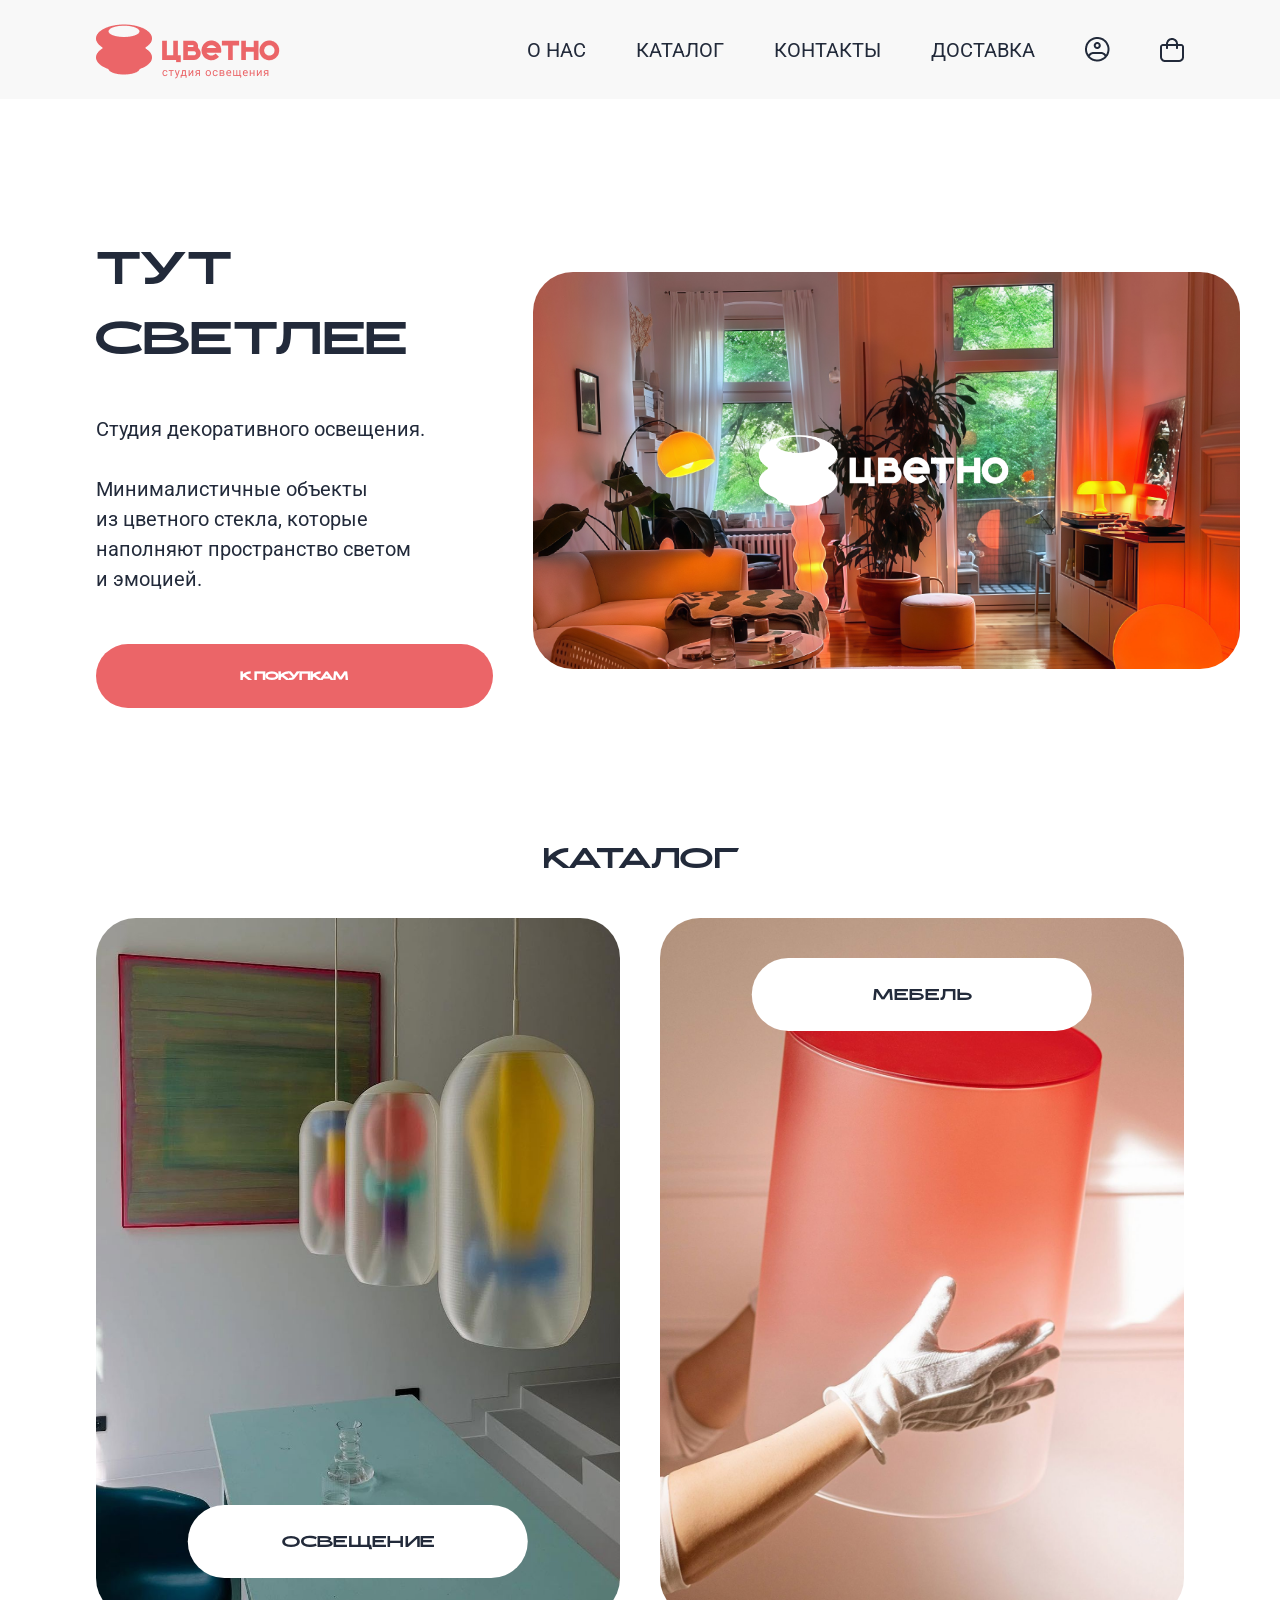
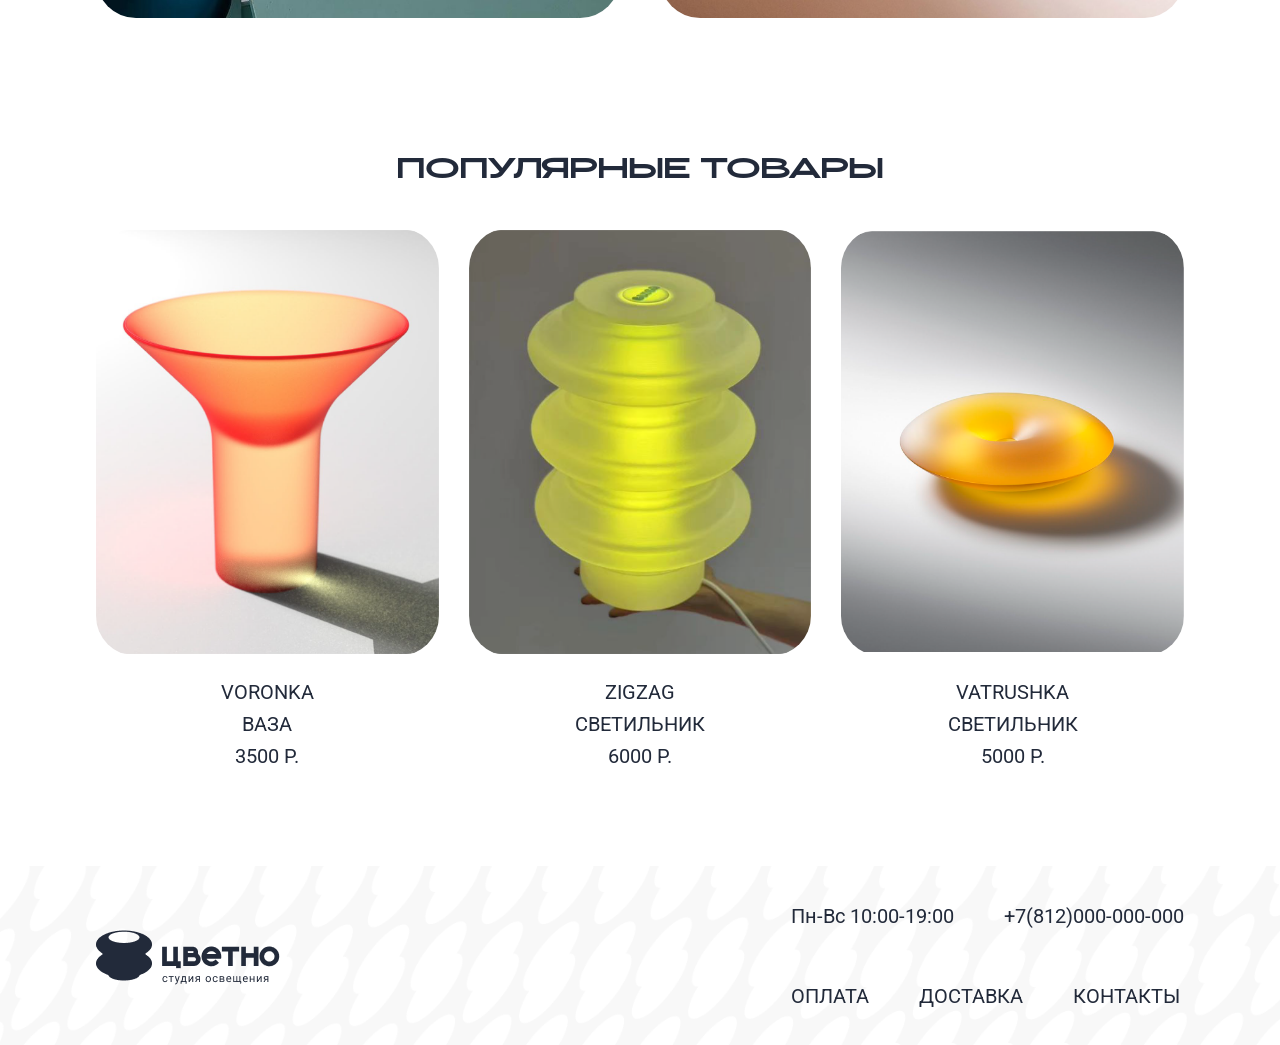
<file: index.html>
<!doctype html>
<html lang="ru">
  <head>
    <meta charset="UTF-8" />
    <meta name="viewport" content="width=device-width, initial-scale=1.0" />
    <title>Цветно — студия декоративного освещения</title>
    <link rel="preconnect" href="https://fonts.googleapis.com" />
    <link rel="preconnect" href="https://fonts.gstatic.com" crossorigin />
    <link
      href="https://fonts.googleapis.com/css2?family=Roboto:wght@400;500&family=Syncopate:wght@400;700&display=swap"
      rel="stylesheet"
    />
    <link rel="stylesheet" href="style.css" />
  </head>
  <body>
    <header>
      <div class="container">
        <a href="./index.html"
          ><img src="img/лого.png" class="logo" alt="логотип"
        /></a>
        <nav class="navigation">
          <ol>
            <li><a href="#">О НАС</a></li>
            <li><a href="./catalog.html">КАТАЛОГ</a></li>
            <li><a href="#">КОНТАКТЫ</a></li>
            <li><a href="#">ДОСТАВКА</a></li>
            <!-- <li> -->
            <a class='header-icon' href="#">
              <img src="img/лк.png" alt="лк" />
            </a>
            <!-- </li> -->
            <!-- <li> -->
            <a class='header-icon' href="./cart.html">
              <img src="img/корзина.png" alt="корзина" />
            </a>
            <!-- </li> -->
          </ol>
        </nav>
      </div>
    </header>

    <main>
      <section class="hero">
        <div class="container hero-flex">
          <div class="hero-left">
            <h1>ТУТ<br />СВЕТЛЕЕ</h1>
            <p>
              Студия декоративного освещения. <br /><br />
              Минималистичные объекты <br />из цветного стекла, которые
              наполняют пространство светом <br />и эмоцией.
            </p>
            <a href="./catalog.html" class="btn">К ПОКУПКАМ</a>
          </div>
          <div class="hero-right">
            <div class="hero-image-wrapper">
              <img
                src="img/fon chroma.png"
                alt="Интерьер с декоративным освещением"
              />
              <img
                src="img/logoWhiteDescriptor.png"
                alt="Цветно"
                class="hero-overlay-logo"
              />
            </div>
          </div>
        </div>
      </section>

      <section class="catalog">
        <div class="container">
          <h2>КАТАЛОГ</h2>
          <div class="catalog-grid">
            <article class="catalog-card">
              <img src="img/lustri.png" alt="Освещение" />
              <a href="./catalog.html" class="btn btn-white btn-bottom"
                >ОСВЕЩЕНИЕ</a
              >
            </article>
            <article class="catalog-card">
              <img src="img/cilidr.png" alt="Мебель" />
              <a href="./catalog.html" class="btn btn-white btn-top">МЕБЕЛЬ</a>
            </article>
          </div>
        </div>
      </section>

      <section class="products">
        <div class="container">
          <h2>ПОПУЛЯРНЫЕ ТОВАРЫ</h2>
          <div class="products-grid">
            <article class="product-card">
              <div class="product-image-wrapper">
                <img src="img/voronka.png" alt="VORONKA ваза" />
              </div>
              <a class="href-block" href="./detailPage.html">
                <div class="product-info">
                  VORONKA<br />
                  <span>ВАЗА</span><br />
                  3500 Р.
                </div>
              </a>
            </article>
            <article class="product-card">
              <div class="product-image-wrapper">
                <img src="img/zigzag.png" alt="ZIGZAG светильник" />
              </div>
              <a class="href-block" href="./detailPage.html">
                <div class="product-info">
                  ZIGZAG<br />
                  <span>СВЕТИЛЬНИК</span><br />
                  6000 Р.
                </div>
              </a>
            </article>
            <article class="product-card desktop">
              <div class="product-image-wrapper">
                <img src="img/vatruchka.png" alt="VATRUSHKA светильник" />
              </div>
              <a class="href-block" href="./detailPage.html">
                <div class="product-info">
                  VATRUSHKA<br />
                  <span>СВЕТИЛЬНИК</span><br />
                  5000 Р.
                </div>
              </a>
            </article>
          </div>
        </div>
      </section>
    </main>

    <footer>
      <div class="container">
        <a href="./index.html"
          ><img src="img/лого2.png" class="logo" alt="логотип"
        /></a>
        <div class="contacts2">
          <div class="contacts">
            <p>Пн-Вс 10:00-19:00</p>
            <p>+7(812)000-000-000</p>
          </div>
          <nav class="navigation">
            <ol>
              <li><a href="#">ОПЛАТА</a></li>
              <li><a href="#">ДОСТАВКА</a></li>
              <li><a href="#">КОНТАКТЫ</a></li>
            </ol>
          </nav>
        </div>
      </div>
    </footer>
  </body>
</html>
</file>
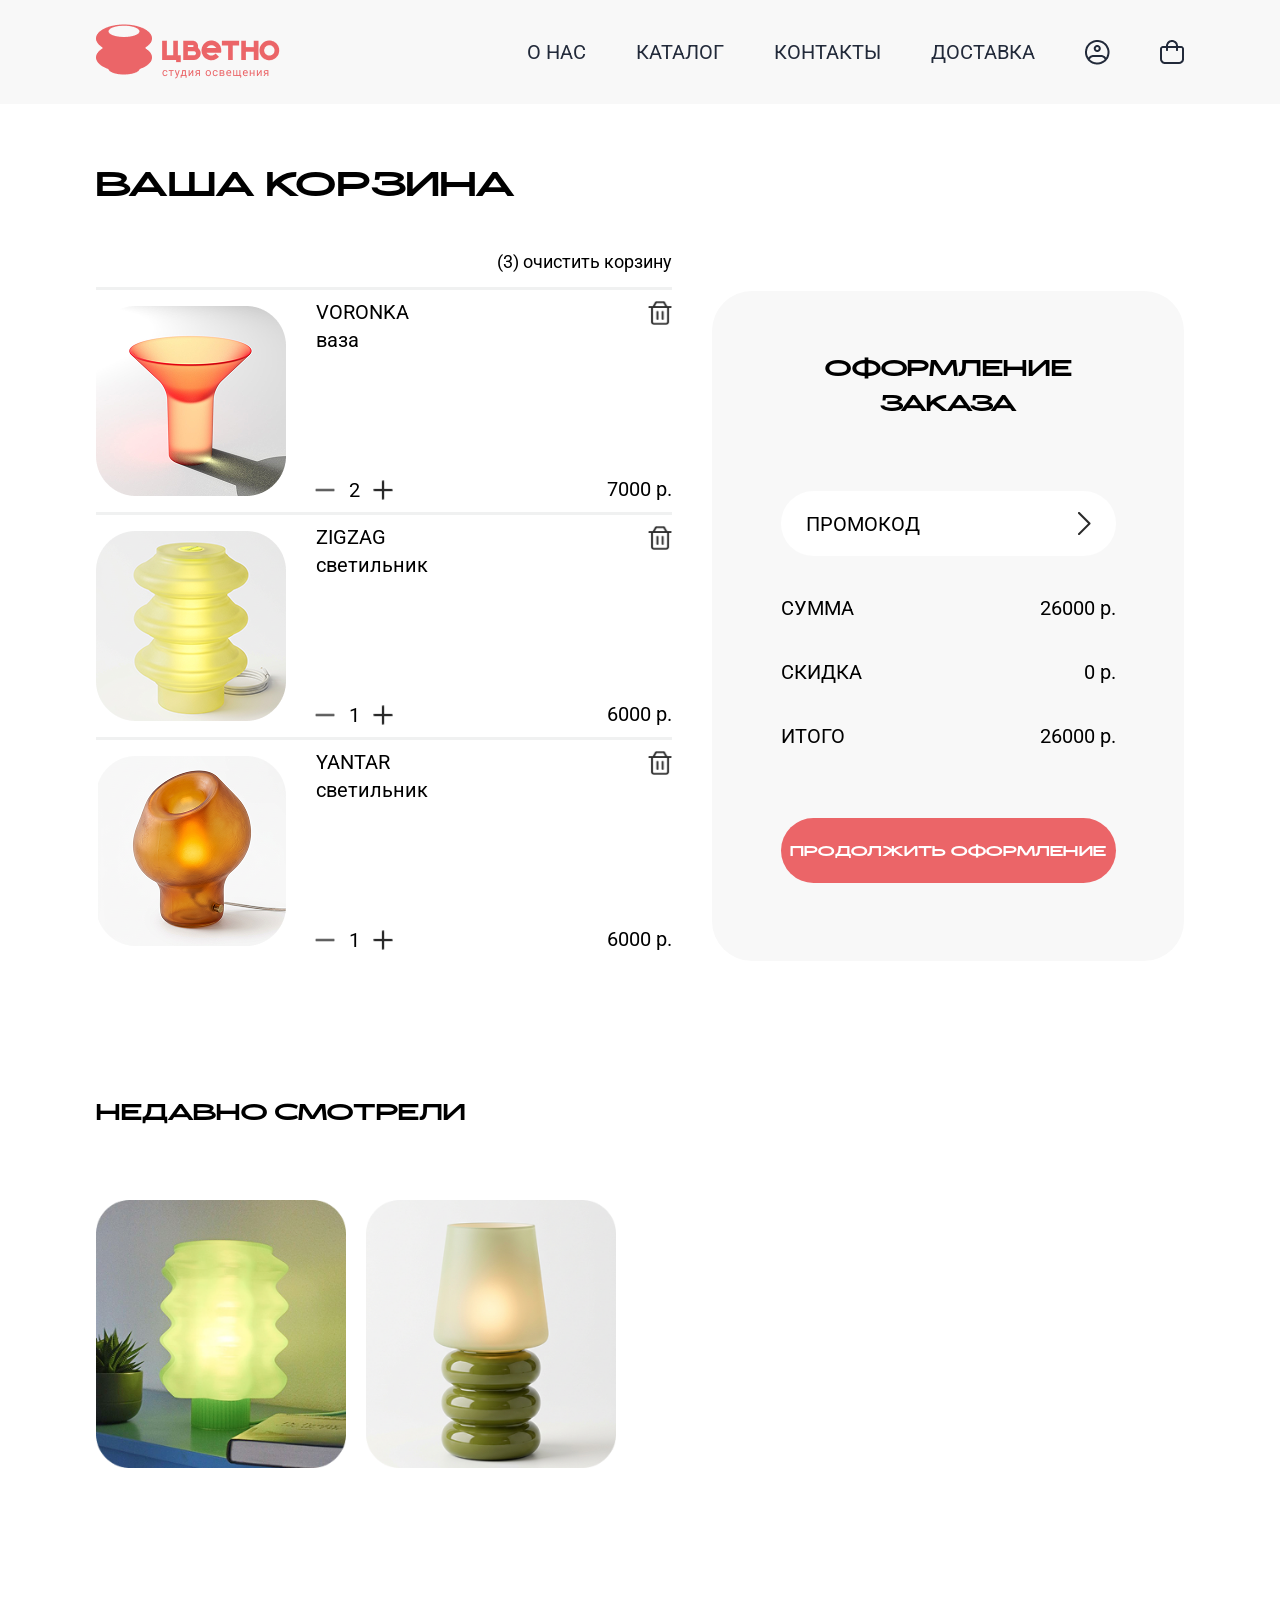
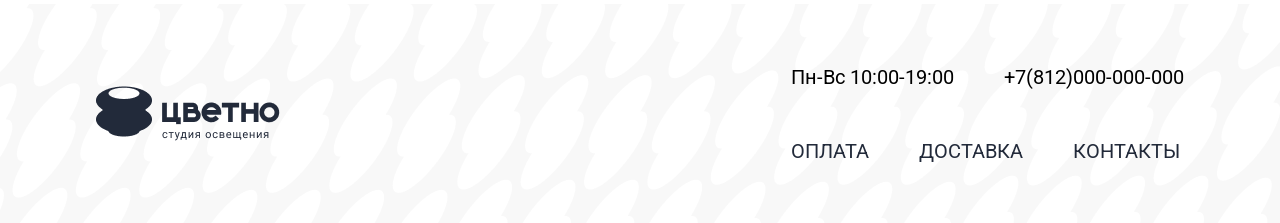
<file: cart.html>
<!doctype html>
<html lang="en">
  <head>
    <meta charset="UTF-8" />
    <meta name="viewport" content="width=device-width, initial-scale=1.0" />
    <link rel="preconnect" href="https://fonts.googleapis.com" />
    <link rel="preconnect" href="https://fonts.gstatic.com" crossorigin />
    <link
      href="https://fonts.googleapis.com/css2?family=Roboto:ital,wght@0,100..900;1,100..900&display=swap"
      rel="stylesheet"
    />
    <link rel="stylesheet" type="text/css" href="cart-catalog.css" />
    <title>Корзина</title>
  </head>
  <body>
    <header>
      <div class="container">
        <a href="./index.html"
          ><img src="img/лого.png" class="logo" alt="логотип"
        /></a>
        <nav class="navigation">
          <ol>
            <li><a href="#">О НАС</a></li>
            <li><a href="./catalog.html">КАТАЛОГ</a></li>
            <li><a href="#">КОНТАКТЫ</a></li>
            <li><a href="#">ДОСТАВКА</a></li>
            <!-- <li> -->
              <a class='header-icon' href="#">
                <img src="img/лк.png" alt="лк" />
              </a>
            <!-- </li> -->
            <!-- <li> -->
              <a class='header-icon' href="./cart.html">
                <img src="img/корзина.png" alt="корзина" />
              </a>
            <!-- </li> -->
          </ol>
        </nav>
      </div>
    </header>

    <div class="container">
      <div class="cart-header">
        <h1 class="cart-title">ВАША КОРЗИНА</h1>
      </div>

      <div class="cart-main">
        <div class="cart-items-section">
          <button class="clear-cart-btn">(4) очистить корзину</button>

          <article class="cart-item">
            <img src="img/cart-img-1.png" alt="товар 1" class="cart-item-img" />
            <div class="cart-item-info">
              <div class="cart-item-name">
                <p>VORONKA</p>
                <p>ваза</p>
              </div>
              <div class="cart-item-quantity">
                <button class="quantity-minus">
                  <img src="img/minus.png" alt="минус" />
                </button>
                <p class="quantity-num">2</p>
                <button class="quantity-plus">
                  <img src="img/plus.png" alt="плюс" />
                </button>
              </div>
            </div>
            <div class="cart-item-right">
              <img src="img/trash.png" alt="удалить" class="cart-item-delete" />
              <p class="cart-item-price">7000 р.</p>
            </div>
          </article>

          <article class="cart-item">
            <img src="img/cart-img-2.png" alt="товар 2" class="cart-item-img" />
            <div class="cart-item-info">
              <div class="cart-item-name">
                <p>ZIGZAG</p>
                <p>светильник</p>
              </div>
              <div class="cart-item-quantity">
                <button class="quantity-minus">
                  <img src="img/minus.png" alt="минус" />
                </button>
                <p class="quantity-num">1</p>
                <button class="quantity-plus">
                  <img src="img/plus.png" alt="плюс" />
                </button>
              </div>
            </div>
            <div class="cart-item-right">
              <img src="img/trash.png" alt="удалить" class="cart-item-delete" />
              <p class="cart-item-price">6000 р.</p>
            </div>
          </article>

          <article class="cart-item">
            <img src="img/cart-img-3.png" alt="товар 3" class="cart-item-img" />
            <div class="cart-item-info">
              <div class="cart-item-name">
                <p>YANTAR</p>
                <p>светильник</p>
              </div>
              <div class="cart-item-quantity">
                <button class="quantity-minus">
                  <img src="img/minus.png" alt="минус" />
                </button>
                <p class="quantity-num">1</p>
                <button class="quantity-plus">
                  <img src="img/plus.png" alt="плюс" />
                </button>
              </div>
            </div>
            <div class="cart-item-right">
              <img src="img/trash.png" alt="удалить" class="cart-item-delete" />
              <p class="cart-item-price">6000 р.</p>
            </div>
          </article>
        </div>

        <div class="checkout-section">
          <h2 class="section-title order-title">ОФОРМЛЕНИЕ ЗАКАЗА</h2>
          <button class="promo-btn">
            <p>ПРОМОКОД</p>
            <img src="img/стрелка.png" alt="стрелка вправо" />
          </button>
          <div class="price-block">
            <div class="price-row">
              <p>СУММА</p>
              <p>19000 р.</p>
            </div>
            <div class="price-row">
              <p>СКИДКА</p>
              <p>0 р.</p>
            </div>
            <div class="price-row">
              <p>ИТОГО</p>
              <p>19000 р.</p>
            </div>
          </div>

          <button class="checkout-btn">ПРОДОЛЖИТЬ ОФОРМЛЕНИЕ</button>
        </div>
      </div>

      <div class="recent-section">
        <h2 class="section-title">НЕДАВНО СМОТРЕЛИ</h2>
        <div class="recent-items">
          <img src="img/недавн фото1.png" alt="товар" />
          <img src="img/недавн фото 2.png" alt="товар" />
        </div>
      </div>
    </div>

    <footer>
      <div class="container">
        <a href="./index.html"
          ><img src="img/лого2.png" class="logo" alt="логотип"
        /></a>
        <div class="contacts2">
          <div class="contacts">
            <p>Пн-Вс 10:00-19:00</p>
            <p>+7(812)000-000-000</p>
          </div>
          <nav class="navigation">
            <ol>
              <li><a href="#">ОПЛАТА</a></li>
              <li><a href="#">ДОСТАВКА</a></li>
              <li><a href="#">КОНТАКТЫ</a></li>
            </ol>
          </nav>
        </div>
      </div>
    </footer>
  </body>
  <script src="cart.js"></script>
</html>
</file>
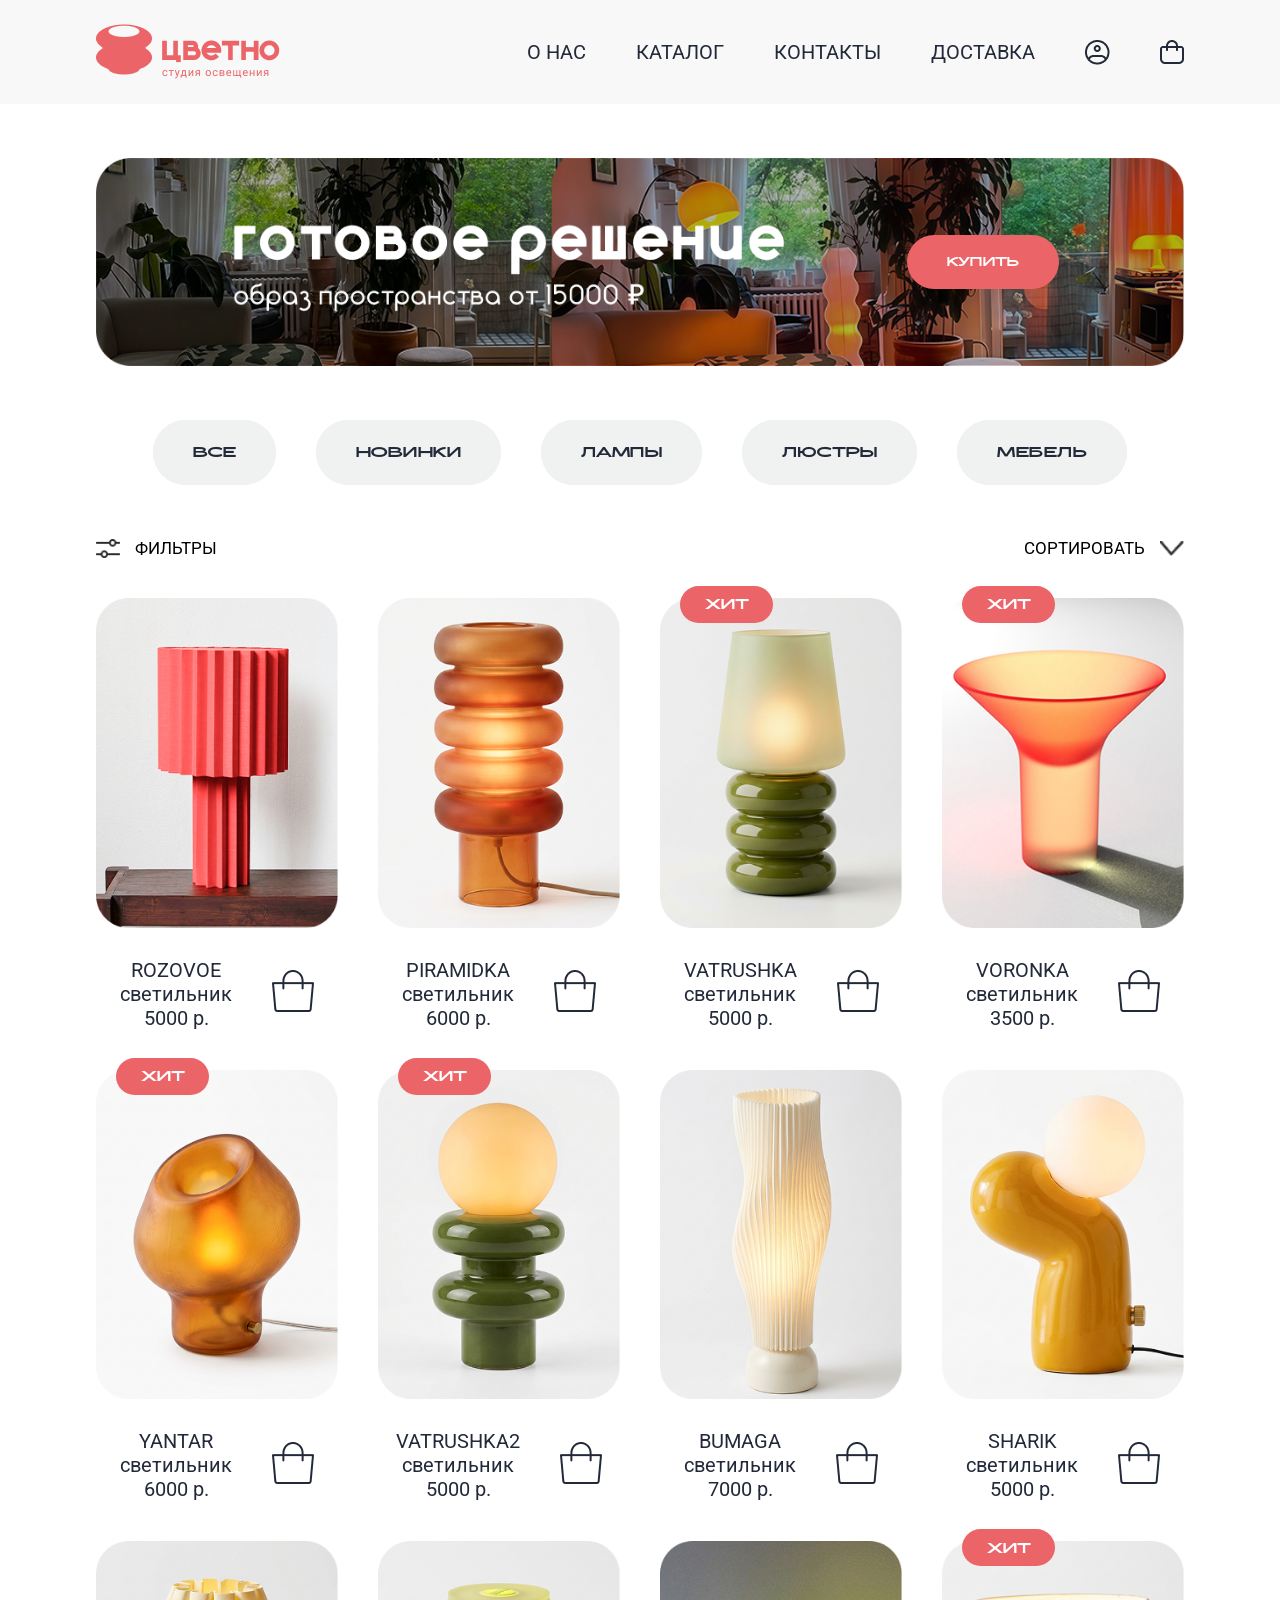
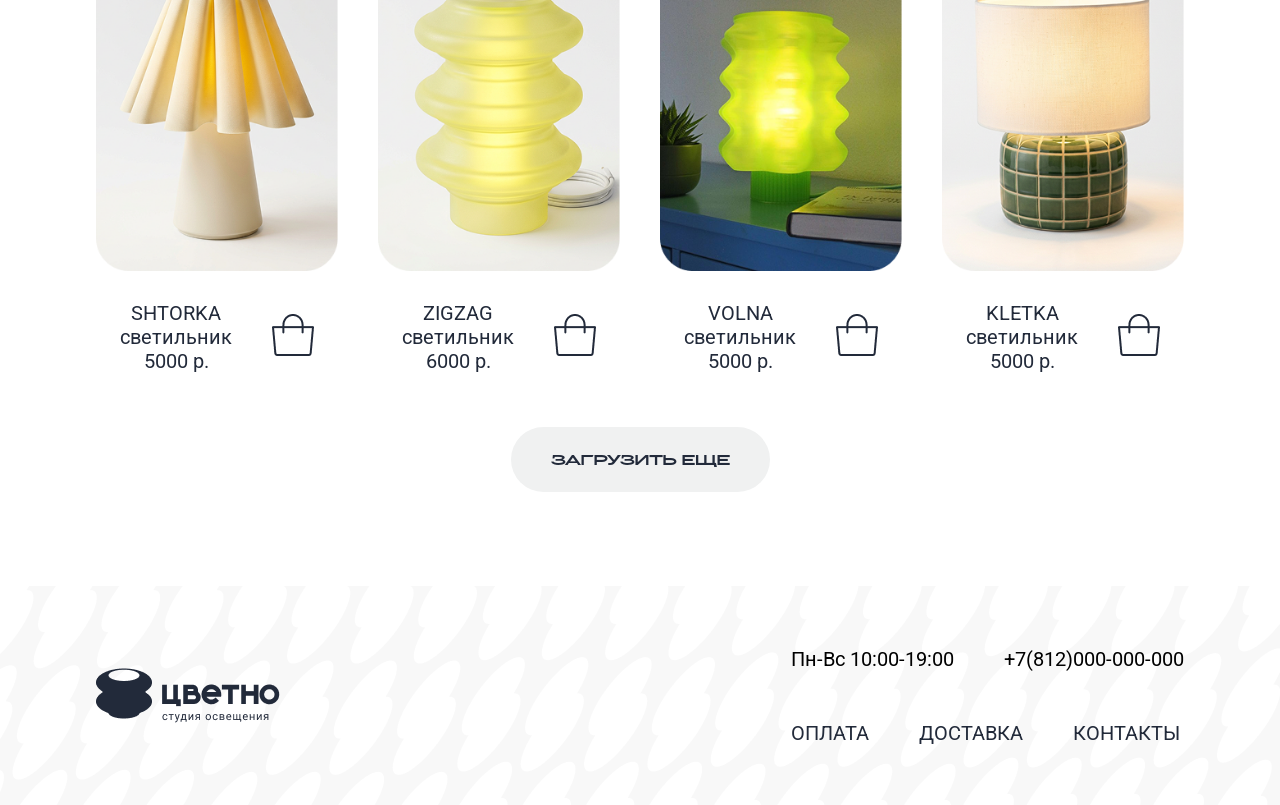
<file: catalog.html>
<!doctype html>
<html lang="en">
  <head>
    <meta charset="UTF-8" />
    <meta name="viewport" content="width=device-width, initial-scale=1.0" />
    <link rel="preconnect" href="https://fonts.googleapis.com" />
    <link rel="preconnect" href="https://fonts.gstatic.com" crossorigin />
    <link
      href="https://fonts.googleapis.com/css2?family=Roboto:ital,wght@0,100..900;1,100..900&display=swap"
      rel="stylesheet"
    />
    <link rel="stylesheet" type="text/css" href="cart-catalog.css" />
    <title>Каталог</title>
  </head>
  <body>
    <header>
      <div class="container">
        <a href="./index.html"
          ><img src="img/лого.png" class="logo" alt="логотип"
        /></a>
        <nav class="navigation">
          <ol>
            <li><a href="#">О НАС</a></li>
            <li><a href="./catalog.html">КАТАЛОГ</a></li>
            <li><a href="#">КОНТАКТЫ</a></li>
            <li><a href="#">ДОСТАВКА</a></li>
            <!-- <li> -->
              <a class='header-icon' href="#">
                <img src="img/лк.png" alt="лк" />
              </a>
            <!-- </li> -->
            <!-- <li> -->
              <a class='header-icon' href="./cart.html">
                <img src="img/корзина.png" alt="корзина" />
              </a>
            <!-- </li> -->
          </ol>
        </nav>
      </div>
    </header>

    <div class="container">
      <section class="frst-section">
        <div class="oneflex">
          <img
            src="img/баннер.png"
            alt="баннер: готовое решение, образ пространства от 15000 рублей"
          />
          <button class="btn btn-buy desktop">КУПИТЬ</button>
        </div>
        <button class="btn btn-buy mobile btn-build">КУПИТЬ</button>
      </section>

      <section>
        <nav class="filters">
          <ol>
            <li class="btn-build">
              <button class="btn-build btn_three">
                <a class="btn-href" href="./catalog.html">ВСЕ</a>
              </button>
            </li>
            <li class="btn-build">
              <button class="btn-build btn_three">
                <a class="btn-href" href="./catalog.html">НОВИНКИ</a>
              </button>
            </li>
            <li class="btn-build">
              <button class="btn-build btn_three">
                <a class="btn-href" href="./catalog.html">ЛАМПЫ</a>
              </button>
            </li>
            <li class="btn-build">
              <button class="btn-build btn_three">
                <a class="btn-href" href="./catalog.html">ЛЮСТРЫ</a>
              </button>
            </li>
            <li class="btn-build">
              <button class="btn-build btn_three">
                <a class="btn-href" href="./catalog.html">МЕБЕЛЬ</a>
              </button>
            </li>
          </ol>
        </nav>

        <!-- ОДИН КОНТЕЙНЕР ДЛЯ ВСЕХ ТОВАРОВ -->
        <div class="filters-sort-wrapper">
          <div class="filters-nav">
            <div class="filters-img-wrap">
              <img src="img/filters.png" alt="фильтры" />
            </div>
            <span class="filters-text">ФИЛЬТРЫ</span>
          </div>
          <div class="sort-nav">
            <span class="sort-text">СОРТИРОВАТЬ</span>
            <div class="sort-img-wrap">
              <img src="img/arrow-down.png" alt="сортировка" />
            </div>
          </div>
        </div>

        <div class="twoflex">
          <article>
            <div class="text3">
              <img src="img/1фото.png" alt="1 фото" />
              <div class="text2">
                <a href="./detailPage.html">
                  <div class="text">
                    <p class="product-text">ROZOVOE</p>
                    <p class="product-text">светильник</p>
                    <p class="product-text">5000 р.</p>
                  </div>
                </a>
                <button class="btn_two">
                  <img src="img/корзинабольшая.png" alt="купить" />
                </button>
              </div>
            </div>
          </article>

          <article>
            <div class="text3">
              <img src="img/2фото.png" alt="2 фото" />
              <div class="text2">
                <a href="./detailPage.html">
                  <div class="text">
                    <p class="product-text">PIRAMIDKA</p>
                    <p class="product-text">светильник</p>
                    <p class="product-text">6000 р.</p>
                  </div>
                </a>
                <button class="btn_two">
                  <img src="img/корзинабольшая.png" alt="купить" />
                </button>
              </div>
            </div>
          </article>

          <article>
            <div class="text3">
              <div class="product-image-wrapper">
                <img src="img/3фото.png" alt="3 фото" />
                <div class="hit-badge">ХИТ</div>
              </div>
              <div class="text2">
                <a href="./detailPage.html">
                  <div class="text">
                    <p class="product-text">VATRUSHKA</p>
                    <p class="product-text">светильник</p>
                    <p class="product-text">5000 р.</p>
                  </div>
                </a>
                <button class="btn_two">
                  <img src="img/корзинабольшая.png" alt="купить" />
                </button>
              </div>
            </div>
          </article>

          <article>
            <div class="text3">
              <div class="product-image-wrapper">
                <img src="img/4фото.png" alt="4 фото" />
                <div class="hit-badge">ХИТ</div>
              </div>
              <div class="text2">
                <a href="./detailPage.html">
                  <div class="text">
                    <p class="product-text">VORONKA</p>
                    <p class="product-text">светильник</p>
                    <p class="product-text">3500 р.</p>
                  </div>
                </a>
                <button class="btn_two">
                  <img src="img/корзинабольшая.png" alt="купить" />
                </button>
              </div>
            </div>
          </article>

          <article>
            <div class="text3">
              <div class="product-image-wrapper">
                <img src="img/5фото.png" alt="5 фото" />
                <div class="hit-badge">ХИТ</div>
              </div>
              <div class="text2">
                <a href="./detailPage.html">
                  <div class="text">
                    <p class="product-text">YANTAR</p>
                    <p class="product-text">светильник</p>
                    <p class="product-text">6000 р.</p>
                  </div>
                </a>
                <button class="btn_two">
                  <img src="img/корзинабольшая.png" alt="купить" />
                </button>
              </div>
            </div>
          </article>

          <article>
            <div class="text3">
              <div class="product-image-wrapper">
                <img src="img/6фото.png" alt="6 фото" />
                <div class="hit-badge">ХИТ</div>
              </div>
              <div class="text2">
                <a href="./detailPage.html">
                  <div class="text">
                    <p class="product-text">VATRUSHKA2</p>
                    <p class="product-text">светильник</p>
                    <p class="product-text">5000 р.</p>
                  </div>
                </a>
                <button class="btn_two">
                  <img src="img/корзинабольшая.png" alt="купить" />
                </button>
              </div>
            </div>
          </article>

          <article>
            <div class="text3">
              <img src="img/7фото.png" alt="7 фото" />
              <div class="text2">
                <a href="./detailPage.html">
                  <div class="text">
                    <p class="product-text">BUMAGA</p>
                    <p class="product-text">светильник</p>
                    <p class="product-text">7000 р.</p>
                  </div>
                </a>
                <button class="btn_two">
                  <img src="img/корзинабольшая.png" alt="купить" />
                </button>
              </div>
            </div>
          </article>

          <article>
            <div class="text3">
              <img src="img/8 фото.png" alt="8 фото" />
              <div class="text2">
                <a href="./detailPage.html">
                  <div class="text">
                    <p class="product-text">SHARIK</p>
                    <p class="product-text">светильник</p>
                    <p class="product-text">5000 р.</p>
                  </div>
                </a>
                <button class="btn_two">
                  <img src="img/корзинабольшая.png" alt="купить" />
                </button>
              </div>
            </div>
          </article>

          <article>
            <div class="text3">
              <img src="img/9 фото.png" alt="9 фото" />
              <div class="text2">
                <a href="./detailPage.html">
                  <div class="text">
                    <p class="product-text">SHTORKA</p>
                    <p class="product-text">светильник</p>
                    <p class="product-text">5000 р.</p>
                  </div>
                </a>
                <button class="btn_two">
                  <img src="img/корзинабольшая.png" alt="купить" />
                </button>
              </div>
            </div>
          </article>

          <article>
            <div class="text3">
              <img src="img/10 фото.png" alt="10 фото" />
              <div class="text2">
                <a href="./detailPage.html">
                  <div class="text">
                    <p class="product-text">ZIGZAG</p>
                    <p class="product-text">светильник</p>
                    <p class="product-text">6000 р.</p>
                  </div>
                </a>
                <button class="btn_two">
                  <img src="img/корзинабольшая.png" alt="купить" />
                </button>
              </div>
            </div>
          </article>

          <article>
            <div class="text3">
              <img src="img/11 фото.png" alt="11 фото" />
              <div class="text2">
                <a href="./detailPage.html">
                  <div class="text">
                    <p class="product-text">VOLNA</p>
                    <p class="product-text">светильник</p>
                    <p class="product-text">5000 р.</p>
                  </div>
                </a>
                <button class="btn_two">
                  <img src="img/корзинабольшая.png" alt="купить" />
                </button>
              </div>
            </div>
          </article>

          <article>
            <div class="text3">
              <div class="product-image-wrapper">
                <img src="img/12 фото.png" alt="12 фото" />
                <div class="hit-badge">ХИТ</div>
              </div>
              <div class="text2">
                <a href="./detailPage.html">
                  <div class="text">
                    <p class="product-text">KLETKA</p>
                    <p class="product-text">светильник</p>
                    <p class="product-text">5000 р.</p>
                  </div>
                </a>
                <button class="btn_two">
                  <img src="img/корзинабольшая.png" alt="купить" />
                </button>
              </div>
            </div>
          </article>
        </div>

        <div class="threeflex">
          <button class="btn-build btn_three">ЗАГРУЗИТЬ ЕЩЕ</button>
        </div>
      </section>
    </div>

    <footer>
      <div class="container">
        <a href="./index.html"
          ><img src="img/лого2.png" class="logo" alt="логотип"
        /></a>
        <div class="contacts2">
          <div class="contacts">
            <p>Пн-Вс 10:00-19:00</p>
            <p>+7(812)000-000-000</p>
          </div>
          <nav class="navigation">
            <ol>
              <li><a href="#">ОПЛАТА</a></li>
              <li><a href="#">ДОСТАВКА</a></li>
              <li><a href="#">КОНТАКТЫ</a></li>
            </ol>
          </nav>
        </div>
      </div>
    </footer>
  </body>
</html>
</file>
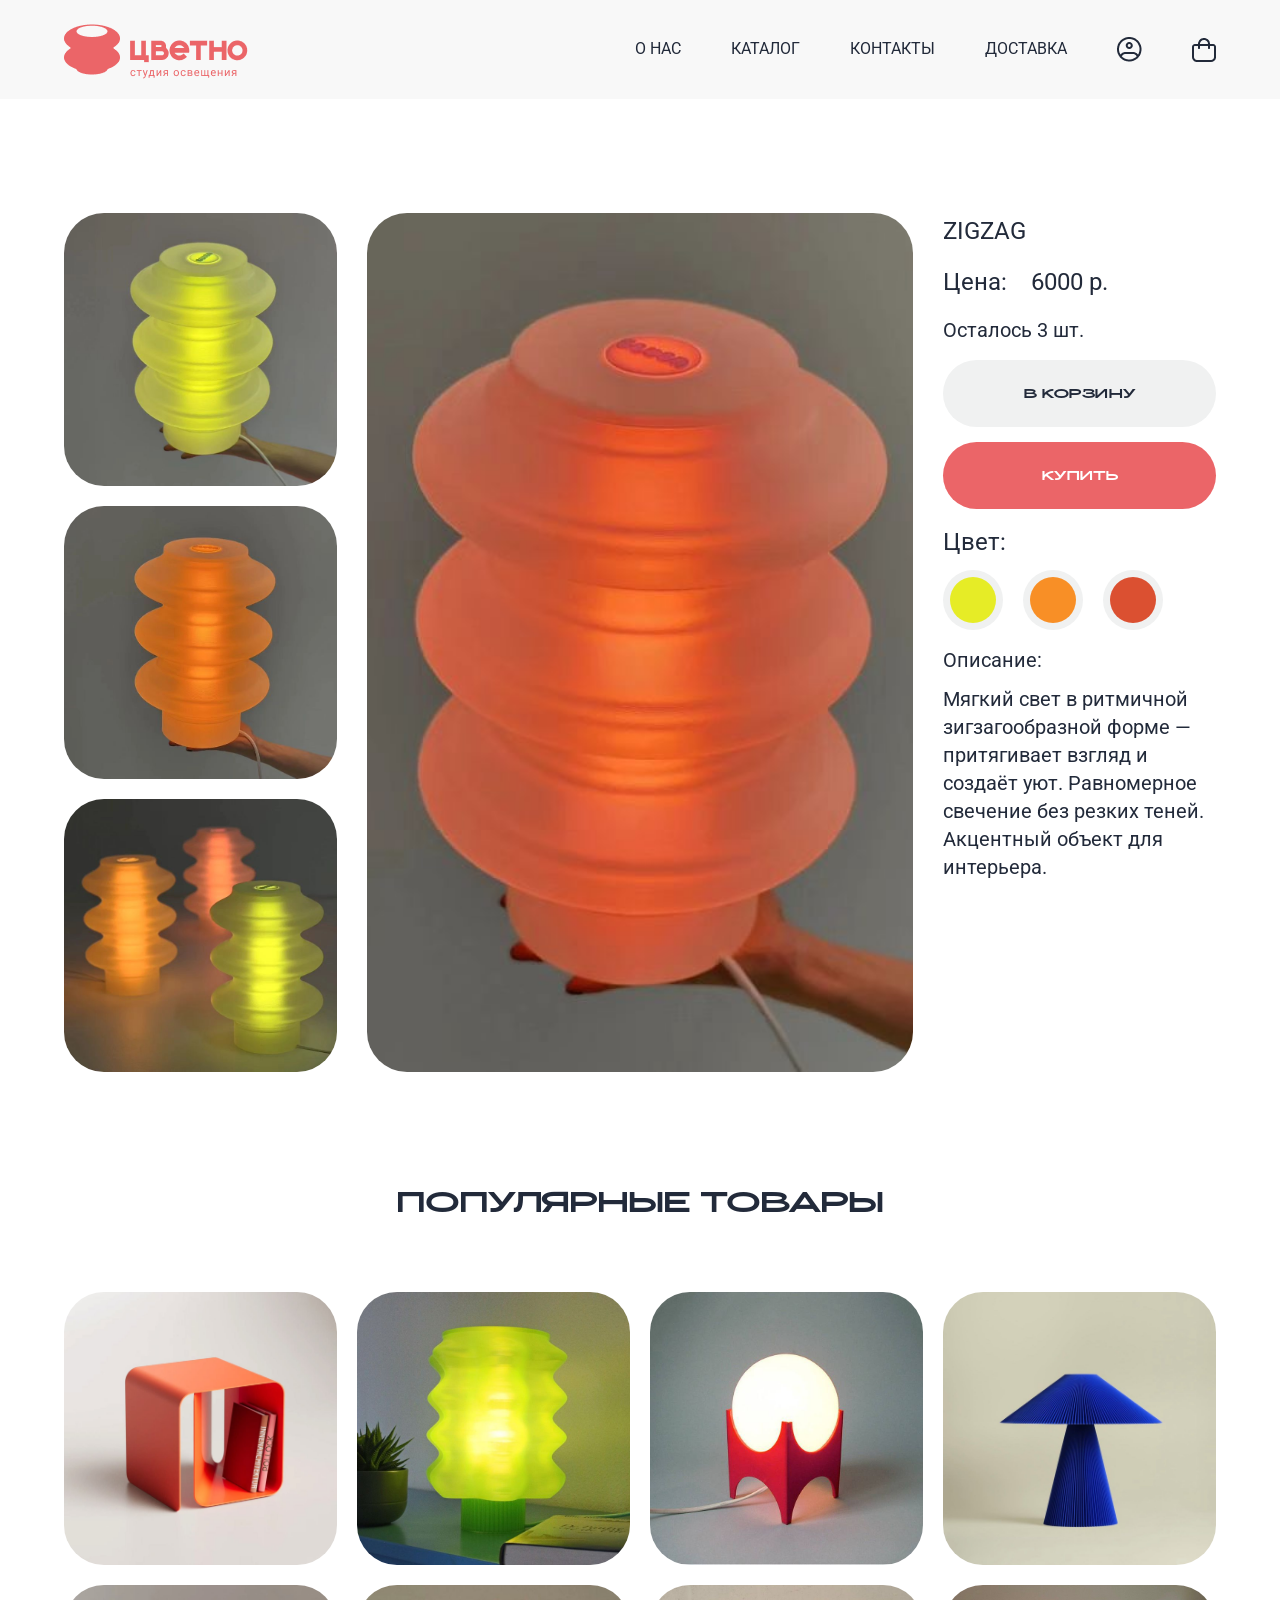
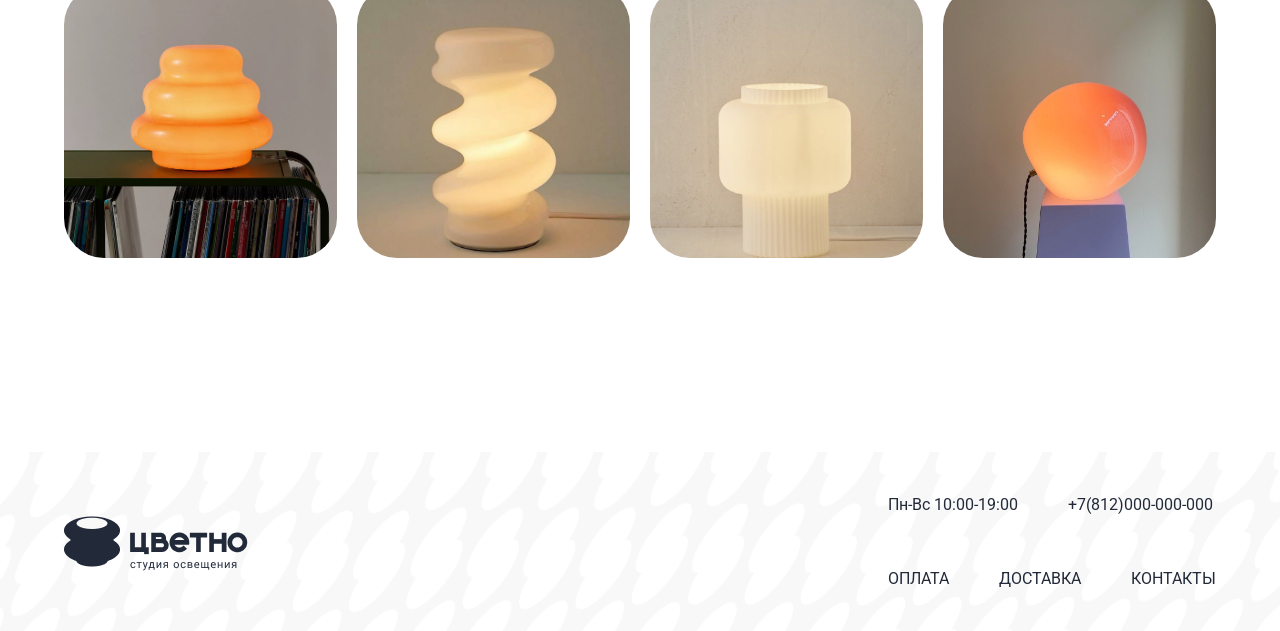
<file: detailPage.html>
<!doctype html>
<html lang="ru">
  <head>
    <meta charset="UTF-8" />
    <meta name="viewport" content="width=device-width, initial-scale=1.0" />
    <title>Цветно — ZIGZAG светильник</title>
    <link rel="preconnect" href="https://fonts.googleapis.com" />
    <link rel="preconnect" href="https://fonts.gstatic.com" crossorigin />
    <link
      href="https://fonts.googleapis.com/css2?family=Roboto:wght@400;500&family=Syncopate:wght@400;700&display=swap"
      rel="stylesheet"
    />
    <link rel="stylesheet" href="detailPage.css" />
  </head>
  <body>
    <header>
      <div class="container">
        <a href="./index.html"
          ><img src="img/лого.png" class="logo" alt="логотип"
        /></a>
        <nav class="navigation">
          <ol>
            <li><a href="#">О НАС</a></li>
            <li><a href="./catalog.html">КАТАЛОГ</a></li>
            <li><a href="#">КОНТАКТЫ</a></li>
            <li><a href="#">ДОСТАВКА</a></li>
            <!-- <li> -->
              <a class='header-icon' href="#">
                <img src="img/лк.png" alt="лк" />
              </a>
            <!-- </li> -->
            <!-- <li> -->
              <a class='header-icon' href="./cart.html">
                <img src="img/корзина.png" alt="корзина" />
              </a>
            <!-- </li> -->
          </ol>
        </nav>
      </div>
    </header>

    <main>
      <section class="product-section">
        <div class="container">
          <div class="product-grid">
            <div class="product-thumbnails">
              <img src="img/first.png" alt="ZIGZAG — вид 1" />
              <img src="img/second.png" alt="ZIGZAG — вид 2" />
              <img src="img/all.png" alt="ZIGZAG — все виды" />
            </div>

            <div class="product-main-image">
              <img src="img/main.png" alt="ZIGZAG светильник" />
            </div>

            <div class="product-info">
              <h1>ZIGZAG</h1>

              <div class="product-price">Цена: &nbsp;&nbsp; 6000 р.</div>

              <div class="product-stock">Осталось 3 шт.</div>

              <a href="./cart.html" class="btn btn-cart">В КОРЗИНУ</a>
              <a href="./cart.html" class="btn btn-buy">КУПИТЬ</a>

              <div class="product-colors">
                <div class="colors-label">Цвет:</div>
                <div class="colors-wrapper">
                  <div class="color-outer">
                    <div class="color-inner" style="background: #e6ec26"></div>
                  </div>
                  <div class="color-outer">
                    <div class="color-inner" style="background: #f88f26"></div>
                  </div>
                  <div class="color-outer">
                    <div class="color-inner" style="background: #db5031"></div>
                  </div>
                </div>
              </div>

              <div class="product-description">
                <div class="description-label">Описание:</div>
                <p>
                  Мягкий свет в ритмичной зигзагообразной форме — притягивает
                  взгляд и создаёт уют. Равномерное свечение без резких теней.
                  Акцентный объект для интерьера.
                </p>
              </div>
            </div>
          </div>
        </div>
      </section>

      <section class="popular">
        <div class="container">
          <h2>ПОПУЛЯРНЫЕ ТОВАРЫ</h2>
          <div class="popular-grid">
            <a href="#"><img src="img/other1.png" alt="Товар 1" /></a>
            <a href="#"><img src="img/other2.png" alt="Товар 2" /></a>
            <a href="#"><img src="img/other3.png" alt="Товар 3" /></a>
            <a href="#"><img src="img/other4.png" alt="Товар 4" /></a>
            <a href="#"><img src="img/other5.png" alt="Товар 5" /></a>
            <a href="#"><img src="img/other6.png" alt="Товар 6" /></a>
            <a href="#"><img src="img/other7.png" alt="Товар 7" /></a>
            <a href="#"><img src="img/other8.png" alt="Товар 8" /></a>
          </div>
        </div>
      </section>
    </main>

    <footer>
      <div class="container">
        <img src="img/лого2.png" class="logo" alt="логотип" />
        <div class="contacts2">
          <div class="contacts">
            <p>Пн-Вс 10:00-19:00</p>
            <p>+7(812)000-000-000</p>
          </div>
          <nav class="navigation">
            <ol>
              <li><a href="#">ОПЛАТА</a></li>
              <li><a href="#">ДОСТАВКА</a></li>
              <li><a href="#">КОНТАКТЫ</a></li>
            </ol>
          </nav>
        </div>
      </div>
    </footer>
  </body>
</html>
</file>
<file: style.css>
@font-face {
  font-family: "Advaken";
  src: url("./fonts/AdvakenSans.otf");
  font-weight: normal;
  font-style: normal;
}
.hero-left h1 {
  font-family: "Advaken", sans-serif;
  letter-spacing: 7%;
}
* {
  margin: 0;
  padding: 0;
  box-sizing: border-box;
  font-size: 20px;
}

:root {
  --accent: #eb6568;
  --text: #222a3a;
  --light-bg: #f8f8f8;
  --card-bg: #f4f4f4;
}

body {
  font-family: "Roboto", sans-serif;
  font-weight: 400;
  color: var(--text);
  background: #ffffff;
  line-height: 1.5;
  -webkit-font-smoothing: antialiased;
  -moz-osx-font-smoothing: grayscale;
}

img {
  display: block;
  max-width: 100%;
}

a {
  text-decoration: none;
  color: inherit;
}

ul {
  list-style: none;
}

.container {
  /* max-width: 1240px; */
  width: 85%;
  margin: 0 auto;
}

h1,
h2,
.btn,
.btn-white,
header .header-logo,
footer img[alt="Цветно"] {
  font-family: "Syncopate", sans-serif;
  font-weight: 700;
  text-transform: uppercase;
}

header {
  background: var(--light-bg);
  /* height: 100px; */
}

.header-flex {
  display: flex;
  justify-content: space-between;
  align-items: center;
  height: 100%;
}

.nav-list {
  display: flex;
  gap: 40px;
}

.nav-list a {
  font-family: "Roboto", sans-serif;
  font-weight: 400;
  font-size: 14px;
  color: var(--text);
  text-transform: uppercase;
  transition: color 0.2s ease;
}

.nav-list a:hover {
  color: var(--accent);
}

.header-icons {
  display: flex;
  align-items: center;
  gap: 20px;
}

.header-icons a {
  display: flex;
  align-items: center;
  justify-content: center;
  transition: opacity 0.2s ease;
}

.header-icons a:hover {
  opacity: 0.6;
}

.btn {
  display: inline-block;
  background: var(--accent);
  color: #ffffff;
  font-family: "Syncopate", sans-serif;
  font-weight: 700;
  font-size: 16px;
  text-transform: uppercase;
  border-radius: 40px;
  padding: 20px 40px;
  border: none;
  cursor: pointer;
  transition:
    background 0.2s ease,
    transform 0.2s ease;
}

.btn:hover {
  background: #d94f52;
  transform: translateY(-2px);
}

.btn-white {
  background: #ffffff;
  color: var(--text);
  padding: 20px 60px;
  width: 26.6vw;
  display: flex;
  align-items: center;
  justify-content: center;
  letter-spacing: 7%;
  font-size: 22px;
  font-weight: 100;
}

.btn-white:hover {
  background: var(--accent);
  color: #ffffff;
}

.catalog-card .btn-bottom:hover {
  transform: translateX(-50%) translateY(2px);
}

.catalog-card .btn-top:hover {
  transform: translateX(-50%) translateY(-2px);
}

.hero {
  padding-top: 80px;
}

.hero-flex {
  display: flex;
  gap: 40px;
  align-items: center;
  justify-content: space-between;
}

.hero-left {
  /* flex: 0 0 40%; */
}

.hero-left h1 {
  font-size: 64px;
  line-height: 1.1;
  color: var(--text);
  font-weight: 100;
}

.hero-left p {
  margin-top: 40px;
  font-size: 20px;
  line-height: 1.5;
  color: var(--text);
  font-weight: 400;
  max-width: 350px;
}

.hero-left .btn {
  margin-top: 50px;
  font-family: "Advaken", sans-serif;
  width: 18vw;
  letter-spacing: 7%;
  display: flex;
  align-items: center;
  justify-content: center;
}

.hero-right {
  flex: 0 0 65%;
}

.hero-image-wrapper {
  position: relative;
  width: 100%;
  border-radius: 40px;
  overflow: hidden;
}

.hero-image-wrapper > img:first-child {
  width: 100%;
  display: block;
}

.hero-overlay-logo {
  position: absolute;
  top: 50%;
  left: 50%;
  transform: translate(-50%, -50%);
  width: 300px;
}

.catalog {
  padding-top: 120px;
}

.catalog h2 {
  text-align: center;
  font-size: 40px;
  margin-bottom: 30px;
  color: var(--text);
  font-family: "Advaken", sans-serif;
  letter-spacing: 7%;
  font-weight: 100;
}

.catalog-grid {
  display: grid;
  grid-template-columns: 1fr 1fr;
  gap: 40px;
}

.catalog-card {
  position: relative;
  border-radius: 40px;
  overflow: hidden;
}

.catalog-card > img {
  width: 100%;
  height: 700px;
  object-fit: cover;
  display: block;
}

.catalog-card .btn-bottom {
  position: absolute;
  bottom: 40px;
  left: 50%;
  transform: translateX(-50%);
  white-space: nowrap;
  font-family: "Advaken", sans-serif;
}

.catalog-card .btn-top {
  position: absolute;
  top: 40px;
  left: 50%;
  transform: translateX(-50%);
  white-space: nowrap;
  font-family: "Advaken", sans-serif;
}

.products {
  padding-top: 120px;
}

.products h2 {
  text-align: center;
  font-size: 40px;
  margin-bottom: 30px;
  color: var(--text);
  font-family: "Advaken", sans-serif;
  letter-spacing: 7%;
  font-weight: 100;
}

.products-grid {
  display: grid;
  grid-template-columns: repeat(3, 1fr);
  gap: 30px;
}

.product-card {
  text-align: center;
}

.product-image-wrapper {
  /* background: var(--card-bg); */
  border-radius: 40px;
  overflow: hidden;
  aspect-ratio: 4 / 5;
  display: flex;
  align-items: center;
  justify-content: center;
}

.product-image-wrapper img {
  /* width: 80%; */
  object-fit: contain;
}

.product-info {
  margin-top: 20px;
  font-family: "Roboto", sans-serif;
  font-weight: 400;
  color: var(--text);
  line-height: 1.6;
  font-size: 20px;
}

.product-info strong {
  font-weight: 500;
}

.product-info span {
  /* font-size: 14px; */
}

footer {
  margin-top: 120px;
  background-image: url("img/mapUnder.png");
  background-size: cover;
  background-position: center;
  padding: 80px 0;
}

.footer-flex {
  display: flex;
  justify-content: space-between;
  align-items: center;
}

.footer-grid {
  display: grid;
  grid-template-columns: 1fr 1fr;
  gap: 20px 60px;
  font-family: "Roboto", sans-serif;
  font-size: 16px;
  color: var(--text);
}

.footer-links {
  display: flex;
  gap: 30px;
}
.href-block {
  transition: color 0.2s ease;
}
.href-block:hover .product-info {
  color: #d94f52;
}

@media (max-width: 1280px) {
  .hero-left .btn {
    width: 31vw;
  }
}
@media (max-width: 900px) {
  .product-card.desktop {
    display: none;
  }
  .header-flex {
    flex-wrap: wrap;
    gap: 16px;
    justify-content: center;
  }

  .btn-white {
    width: 60vw;
  }
  .hero-left .btn {
    width: 85vw;
  }
  .hero-left p {
    max-width: 85vw;
  }

  .nav-list {
    gap: 20px;
  }

  .hero-flex {
    flex-direction: column;
    text-align: center;
  }

  .hero-left,
  .hero-right {
    flex: 1 1 auto;
  }

  .hero-left h1 {
    font-size: 44px;
  }

  .hero-overlay-logo {
    width: 200px;
  }

  .catalog-grid {
    grid-template-columns: 1fr;
  }

  .catalog-card > img {
    height: 500px;
  }

  .products-grid {
    grid-template-columns: repeat(2, 1fr);
  }

  .footer-flex {
    flex-direction: column;
    gap: 30px;
    text-align: center;
  }

  .footer-grid {
    gap: 15px 40px;
  }
}

@media (max-width: 600px) {
  header {
    height: auto;
    padding: 20px 0;
  }

  .nav-list {
    flex-wrap: wrap;
    justify-content: center;
    gap: 16px;
  }

  .nav-list a {
    font-size: 12px;
  }

  .hero {
    padding-top: 40px;
  }

  .hero-left h1 {
    font-size: 32px;
  }

  .hero-left p {
    font-size: 16px;
    margin-top: 20px;
  }
  .product-info span {
    font-size: 16px;
  }
  .product-info {
    font-size: 16px;
  }

  .hero-left .btn {
    margin-top: 30px;
  }

  .hero-overlay-logo {
    width: 140px;
  }

  .catalog {
    padding-top: 60px;
  }

  .catalog h2,
  .products h2 {
    font-size: 26px;
    margin-bottom: 30px;
  }

  .catalog-card > img {
    height: 350px;
  }

  .catalog-grid {
    gap: 20px;
  }

  .products {
    padding-top: 60px;
  }

  .products-grid {
    grid-template-columns: 1fr 1fr;
    gap: 20px;
  }

  .btn {
    font-size: 14px;
    padding: 16px 30px;
  }

  .btn-white {
    padding: 16px 40px;
    width: 60vw;
  }
  .hero-left .btn {
    width: auto;
  }
  .footer-grid {
    grid-template-columns: 1fr;
    gap: 10px;
  }

  .footer-links {
    justify-content: center;
  }
}

/*================================*/
header {
  background-color: #f8f8f8;
  padding: 20px 0;
  margin: 0 0 54px 0;
}

header .container {
  display: flex;
  justify-content: space-between;
  flex-wrap: wrap;
  align-items: center;
}

.navigation ol {
  list-style-type: none;
  display: flex;
  gap: 50px;
  flex-wrap: wrap;
}

@media (max-width: 1024px) {
  .hero-right {
    flex: auto;
  }
  .container .logo {
    width: 20vw;
  }
  header .container {
    gap: 15px;
  }

  .navigation ol {
    gap: 35px;
    justify-content: center;
    margin-top: 1vw;
  }

  .navigation ol li a {
    font-size: 18px;
  }
}

@media (max-width: 870px) {
  header .container {
    gap: 12px;
    justify-content: center;
  }
}

@media (max-width: 768px) {
  header {
    padding: 15px 0;
    margin-bottom: 35px;
  }

  .navigation ol {
    gap: 25px;
  }

  .navigation ol li a {
    font-size: 16px;
  }

  .navigation ol li:last-child,
  .navigation ol li:nth-last-child(2) {
    margin-left: 5px;
  }
}

@media (max-width: 576px) {
  header {
    padding: 12px 0;
    margin-bottom: 25px;
  }

  .navigation ol {
    gap: 20px;
    justify-content: center;
  }

  .navigation ol li a {
    font-size: 2.9vw;
  }
  .navigation ol li a img {
    width: 4.2vw;
    height: 4.2vw;
  }
  .container .logo {
    width: 30vw;
  }
}
footer {
  padding: 20px 0;
  background-image: url("./img/footer-img.png");
  height: 179px;
  display: flex;
  margin-top: 94px;
}

footer .container {
  display: flex;
  justify-content: space-between;
  flex-wrap: wrap;
  align-items: center;
}

.contacts {
  display: flex;
  gap: 50px;
}

.contacts2 {
  display: flex;
  flex-direction: column;
  gap: 50px;
}

@media (max-width: 1024px) {
  footer {
    height: auto;
    min-height: 179px;
    margin-top: 60px;
  }

  footer .container {
    gap: 30px;
    text-align: center;
  }

  .contacts2 {
    align-items: center;
    gap: 25px;
  }

  .contacts {
    gap: 40px;
  }
}

@media (max-width: 768px) {
  footer {
    margin-top: 50px;
    padding: 25px 0;
  }

  footer .container {
    justify-content: center;
    flex-direction: column;
  }

  .contacts2 {
    gap: 20px;
  }

  .contacts {
    gap: 30px;
    flex-wrap: wrap;
    justify-content: center;
  }

  .contacts p {
    font-size: 16px;
  }

  .navigation ol {
    gap: 30px;
    justify-content: center;
  }
}

@media (max-width: 576px) {
  footer {
    margin-top: 40px;
    padding: 20px 0;
  }

  footer .container {
    gap: 20px;
  }

  .contacts2 {
    gap: 18px;
  }

  .contacts {
    gap: 20px;
    flex-direction: column;
    align-items: center;
  }

  .contacts p {
    font-size: 13px;
  }

  .navigation ol {
    gap: 4.3vw;
  }
}

@media (max-width: 480px) {
  footer {
    margin-top: 30px;
    padding: 18px 0;
  }

  .contacts {
    gap: 15px;
    flex-direction: column;
    align-items: center;
  }
}

@media (max-width: 480px) {
  ol a img {
    height: 5.8vw;
  }
}
/* Секция с картой */
.map-section {
  margin-top: 120px;
  width: 100%;
  overflow: hidden;
}

.map-wrapper {
  width: 100%;
  position: relative;
}

.map-image {
  width: 100%;
  height: auto;
  display: block;
  object-fit: cover;
}

@media (max-width: 480px) {
  ol a img {
    height: 4.5vw;
  }
}

.header-icon {
  display: flex;
  align-items: center;
  justify-content: center;
  text-align: center;
}
</file>
<file: cart-catalog.css>
@font-face {
  font-family: "Advaken";
  src: url("./fonts/AdvakenSans.otf");
  font-weight: normal;
  font-style: normal;
}

.roboto-uniquifier {
  font-family: "Roboto", sans-serif;
  font-optical-sizing: auto;
  font-weight: weight;
  font-style: normal;
  font-variation-settings: "wdth" 100;
}
.desktop {
  display: block;
}
.mobile {
  display: none;
}
.frst-section {
  margin-bottom: 54px;
}
* {
  margin: 0;
  padding: 0;
  font-family: "Roboto", sans-serif;
  font-size: 20px;
}

.container {
  width: 85%;
  margin: 0 auto;
}


a {
  text-decoration: none;
  color: #222a3a;
}
a:hover {
  color: #eb6568;
}

header {
  background-color: #f8f8f8;
  padding: 20px 0;
  margin: 0 0 54px 0;
}

header .container {
  display: flex;
  justify-content: space-between;
  flex-wrap: wrap;
  align-items: center;
}

.navigation ol {
  list-style-type: none;
  display: flex;
  gap: 50px;
  flex-wrap: wrap;
}

.filters ol {
  list-style-type: none;
  display: flex;
  flex-wrap: wrap;
  gap: 40px;
  align-items: center;
  justify-content: center;
  margin-bottom: 54px;
}

.filters ol li {
  background-color: #f0f1f1;
  height: 65px;
  border-radius: 40px;
  display: flex;
  align-items: center;
  justify-content: center;
}

.filters ol li a {
  font-family: "Advaken", sans-serif;
  letter-spacing: 7%;
}

.btn {
  font-family: "Advaken", sans-serif;
  width: 11.9vw;
  height: 4.2vw;
  font-size: 1.35vw;
  background-color: #eb6568;
  color: white;
  border: none;
  border-radius: 40px;
  position: absolute;
  left: 74.5%;
  letter-spacing: 7%;
  transition:
    background 0.2s ease,
    transform 0.2s ease;
}
.btn-buy:hover {
  background: #d94f52;
  transform: translateY(-2px);
  cursor: pointer;
}
.btn_two {
  border: none;
  background-color: white;
}

.btn_three {
  font-family: "Advaken", sans-serif;
  letter-spacing: 7%;
  height: 65px;
  padding: 0 40px;
  background-color: #f0f1f1;
  color: #222a3a;
  border: none;
  border-radius: 40px;
  transition:
    background-color 0.3s ease,
    transform 0.2s ease;
}

.btn_three:hover {
  background-color: #eb6568;
  color: white;
}

.btn_three:hover a {
  color: white;
}

.oneflex {
  display: flex;
  justify-content: space-between;
  flex-wrap: wrap;
  align-items: center;
  justify-content: center;
  /* margin-bottom: 54px; */
  position: relative;
}
.oneflex img {
  width: 100%;
}

.filters-sort-wrapper {
  display: flex;
  flex-direction: row;
  justify-content: space-between;
  margin-bottom: 40px;
}
.filters-nav,
.sort-nav {
  display: flex;
  flex-direction: row;
  align-items: center;
  justify-content: center;
  gap: 15px;
}
.filters-img-wrap,
.sort-img-wrap {
  display: flex;
  width: 24px;
  /* height: 24px; */
}

.filters-img-wrap img,
.sort-img-wrap img {
  width: 100%;
  /* height: 100%; */
}
.filters-text,
.sort-text {
  font-size: 1.04vw;
}

/* .twoflex {
  display: flex;
  justify-content: space-between;
  flex-wrap: wrap;
  align-items: center;
  margin-bottom: 54px;
  gap: 40px 0;
} */
.twoflex {
  display: grid;
  grid-template-columns: repeat(4, 1fr);
  gap: 40px;
  margin-bottom: 54px;
}
.threeflex {
  display: flex;
  justify-content: center;
}

.text {
  display: flex;
  flex-direction: column;
  align-items: center;
}

.text2 {
  display: flex;
  flex-direction: row;
  justify-content: center;
  gap: 40px;
}

.text3 {
  display: flex;
  flex-direction: column;
  justify-content: center;
  gap: 30px;
}

footer {
  padding: 20px 0;
  background-image: url("./img/footer-img.png");
  height: 179px;
  display: flex;
  margin-top: 94px;
}

footer .container {
  display: flex;
  justify-content: space-between;
  flex-wrap: wrap;
  align-items: center;
}

.contacts {
  display: flex;
  gap: 50px;
}

.contacts2 {
  display: flex;
  flex-direction: column;
  gap: 50px;
}

/*========================================================================================*/
.cart-header {
  display: flex;
  justify-content: space-between;
  align-items: center;
  margin-bottom: 40px;
}

.cart-title {
  font-family: "Advaken", sans-serif;
  font-size: 48px;
  font-weight: 100;
  letter-spacing: 7%;
}

.clear-cart-btn {
  font-family: "Roboto", sans-serif;
  font-size: 18px;
  width: 255px;
  margin-bottom: 15px;
  padding: 0;
  background: none;
  border: none;
  display: block;
  margin-left: auto;
  text-align: right;
  cursor: pointer;
}

.cart-main {
  display: flex;
  gap: 40px;
  justify-content: space-between;
  margin-bottom: 94px;
}

.cart-items-section {
  width: 55%;
  display: flex;
  flex-direction: column;
  gap: 0;
}

.cart-item {
  width: 100%;
  height: 225px;
  background-color: white;
  border-top: 3px solid #f0f1f1;
  display: flex;
  align-items: center;
  gap: 30px;
  box-sizing: border-box;
}

.cart-item-img {
  width: 190px;
  height: 190px;
  border-radius: 20px;
  object-fit: cover;
}

.cart-item-info {
  flex: 1;
  display: flex;
  flex-direction: column;
  height: 100%;
}

.cart-item-name {
  padding-top: 10px;
}

.cart-item-name p {
  font-size: 20px;
  margin-bottom: 4px;
}

.cart-item-quantity {
  display: flex;
  align-items: center;
  margin-top: auto;
  padding-bottom: 10px;
}

.quantity-minus,
.quantity-plus {
  display: flex;
  align-items: center;
  justify-content: center;
  width: 18px;
  height: 18px;
  padding: 0;
  background-color: white;
  border: none;
  cursor: pointer;
  transition: background-color 0.3s ease;
}

.quantity-minus img,
.quantity-plus img {
  width: 20px;
  height: 20px;
  display: block;
}

.quantity-num {
  font-size: 20px;
  min-width: 40px;
  text-align: center;
}

.cart-item-right {
  display: flex;
  flex-direction: column;
  align-items: flex-end;
  justify-content: space-between;
  height: 90%;
}

.cart-item-delete {
  width: 24px;
  height: 24px;
  cursor: pointer;
}

.cart-item-price {
  font-size: 20px;
}

.checkout-section {
  width: 45%;
  height: 550px;
  background-color: #f8f8f8;
  border-radius: 40px;
  display: flex;
  flex-direction: column;
  align-items: center;
  padding: 60px 0;
  margin: 40px 0;
}

.promo-btn {
  width: 71%;
  height: 65px;
  background-color: white;
  border: none;
  border-radius: 40px;
  font-size: 20px;
  display: flex;
  justify-content: space-between;
  align-items: center;
  padding: 0 25px;
}

.price-block {
  width: 71%;
  padding: 0 20px;
  margin: 40px 0 70px 0;
  display: flex;
  flex-direction: column;
  justify-content: space-between;
  gap: 40px;
}

.price-row {
  display: flex;
  justify-content: space-between;
  font-size: 20px;
}

.checkout-btn {
  font-family: "Advaken", sans-serif;
  font-weight: 400;
  width: 71%;
  letter-spacing: 7%;
  height: 65px;
  background-color: #eb6568;
  color: white;
  border: none;
  border-radius: 40px;
  font-size: 20px;
  cursor: pointer;
}

.recent-section {
  width: 100%;
  height: 415px;
  margin-bottom: 94px;
}

.section-title {
  font-family: "Advaken", sans-serif;
  font-weight: 400;
  font-size: 32px;
  margin-bottom: 70px;
  letter-spacing: 7%;
}

.order-title {
  width: 280px;
  text-align: center;
}

.recent-items {
  display: flex;
  gap: 20px;
}

.recent-items img {
  width: 23%;
  height: 23%;
}

.product-image-wrapper {
  position: relative;
  display: inline-block;
}
.product-image-wrapper {
  display: block;
  width: 100%;
}

.product-image-wrapper img {
  width: 100%;
  display: block;
}
.twoflex article {
  width: 100%;
}

.text3 {
  width: 100%;
}

.text3 > img {
  width: 100%;
  display: block;
}
.hit-badge {
  position: absolute;
  top: -12px;
  left: 20px;
  width: 93px;
  height: 37px;
  background-color: #eb6568;
  font-family: "Advaken", sans-serif;
  font-size: 20px;
  letter-spacing: 7%;
  color: white;
  display: flex;
  align-items: center;
  justify-content: center;
  border-radius: 40px;
}

/*  АДАПТИВНОСТЬ */
@media (max-width: 1024px) {
  .container .logo {
    width: 20vw;
  }
  header .container {
    gap: 15px;
  }

  .navigation ol {
    gap: 35px;
    justify-content: center;
    margin-top: 1vw;
  }

  .navigation ol li a {
    font-size: 18px;
  }

  .filters-text,
  .sort-text {
    font-size: 3vw;
  }
  .filters-img-wrap,
  .sort-img-wrap {
    width: 4vw;
  }
}

@media (max-width: 870px) {
  header .container {
    gap: 12px;
    justify-content: center;
  }
}
@media (max-width: 768px) {
  header {
    padding: 15px 0;
    margin-bottom: 35px;
  }

  .navigation ol {
    gap: 25px;
  }

  .navigation ol li a {
    font-size: 16px;
  }

  .navigation ol li:last-child,
  .navigation ol li:nth-last-child(2) {
    margin-left: 5px;
  }
}

@media (max-width: 576px) {
  header {
    padding: 12px 0;
    margin-bottom: 25px;
  }

  .navigation ol {
    gap: 20px;
    justify-content: center;
  }

  .navigation ol li a {
    font-size: 2.9vw;
  }
  .navigation ol li a img {
    width: 4.2vw;
    height: 4.2vw;
  }
  .container .logo {
    width: 30vw;
  }
  .filters-nav,
  .sort-nav {
    gap: 2vw;
  }
  .filters-sort-wrapper {
    margin-bottom: 5vw;
  }
}

/* АДАПТИВНОСТЬ ФУТЕРА */
@media (max-width: 1024px) {
  footer {
    height: auto;
    min-height: 179px;
    margin-top: 5vw;
  }

  footer .container {
    gap: 30px;
    text-align: center;
  }

  .contacts2 {
    align-items: center;
    gap: 25px;
  }

  .contacts {
    gap: 40px;
  }
}

@media (max-width: 768px) {
  footer {
    margin-top: 50px;
    padding: 25px 0;
  }

  footer .container {
    justify-content: center;
    flex-direction: column;
  }

  .contacts2 {
    gap: 20px;
  }

  .contacts {
    gap: 30px;
    flex-wrap: wrap;
    justify-content: center;
  }

  .contacts p {
    font-size: 16px;
  }

  .navigation ol {
    gap: 30px;
    justify-content: center;
  }
}
@media (max-width: 576px) {
  footer {
    margin-top: 12vw;
    padding: 20px 0;
  }

  footer .container {
    gap: 20px;
  }

  .contacts2 {
    gap: 18px;
  }

  .contacts {
    gap: 20px;

    flex-direction: column;
    align-items: center;
  }

  .contacts p {
    font-size: 13px;
  }

  .navigation ol {
    gap: 4.3vw;
  }
}

@media (max-width: 480px) {
  footer {
    margin-top: 12vw;
    padding: 18px 0;
  }

  .contacts {
    gap: 15px;
    flex-direction: column;
    align-items: center;
  }
}

/*АДАПТИВНОСТЬ КОРЗИНЫ*/

@media (max-width: 1024px) {
  .cart-main {
    flex-direction: column;
    gap: 30px;
    margin-bottom: 60px;
  }
  .cart-item-img {
    width: auto;
  }
  .cart-items-section {
    width: 100%;
    order: 2;
  }

  .checkout-section {
    width: 100%;
    margin-top: 0;
    order: 1;
  }

  .cart-title {
    font-size: 40px;
  }
  .section-title {
    margin-bottom: 3vw;
  }
  .recent-items img {
    width: 30%;
  }

  .recent-section {
    height: auto;
    margin-bottom: 0;
  }
}

@media (max-width: 768px) {
  .cart-header {
    margin-bottom: 30px;
  }

  .cart-title {
    font-size: 32px;
  }

  .clear-cart-btn {
    font-size: 14px;
    width: auto;
  }

  .cart-item {
    min-height: 160px;
    gap: 20px;
    padding: 20px 0;
  }

  .cart-item-name p {
    font-size: 16px;
  }

  .quantity-num {
    font-size: 16px;
    min-width: 35px;
  }

  .cart-item-price {
    font-size: 16px;
  }

  .cart-item-delete {
    width: 20px;
    height: 20px;
  }

  .checkout-section {
    height: auto;
    min-height: auto;
  }

  .section-title {
    font-size: 26px;
    margin-bottom: 40px;
  }

  .order-title {
    width: auto;
  }

  .promo-btn {
    width: 90%;
    height: 55px;
    font-size: 16px;
    padding: 0 20px;
  }

  .promo-btn img {
    width: 20px;
  }

  .price-block {
    width: 90%;
    margin: 30px 0 40px 0;
    gap: 25px;
  }

  .checkout-btn {
    width: 90%;
    height: 55px;
    font-size: 16px;
  }

  .recent-section {
    height: auto;
    margin-bottom: 50px;
  }

  .recent-section .section-title {
    font-size: 24px;
    margin-bottom: 30px;
  }

  .recent-items {
    gap: 15px;
  }

  .recent-items img {
    width: 35%;
  }
}

@media (max-width: 480px) {
  .cart-item-img {
    height: 100%;
  }
  .cart-main {
    align-items: center;
  }

  .cart-item {
    gap: 12px;
    padding: 12px 0;
    height: 40vw;
  }

  .quantity-num {
    font-size: 13px;
    min-width: 25px;
  }

  .quantity-minus img,
  .quantity-plus img {
    width: 12px;
    height: 12px;
  }

  .cart-item-price {
    font-size: 13px;
  }

  .cart-item-delete {
    width: 16px;
    height: 16px;
  }

  .section-title {
    font-size: 20px;
  }

  .promo-btn {
    height: 45px;
  }
  .promo-btn p {
    font-size: 18px;
  }
  .price-row p {
    font-size: 18px;
  }

  .checkout-btn {
    height: 45px;
    font-size: 13px;
  }

  .recent-items {
    gap: 10px;
  }

  .recent-section .section-title {
    font-size: 18px;
  }
}

@media (max-width: 1024px) {
  .desktop {
    display: none;
  }
  .mobile {
    display: block;
  }
  .twoflex {
    display: flex;
    justify-content: space-between;
    flex-wrap: wrap;
    align-items: center;
  }
  .twoflex article {
    width: auto;
  }
  .filters {
    overflow-x: auto;
    height: 100%;
  }
  .filters ol {
    flex-wrap: nowrap;
    align-items: start;
    justify-content: start;
    margin-bottom: 54px;
  }
  .filters::-webkit-scrollbar {
    display: none;
  }
  .oneflex {
    overflow: hidden;
  }
  .oneflex img {
    width: 100%;
    width: 150vw;
    margin-left: 16vw;
  }
  .btn-buy.mobile {
    left: 40%;
  }
  .frst-section {
    margin-bottom: 4vw;
    position: relative;
    display: flex;
    flex-direction: column;
  }
  .btn.mobile {
    position: relative;
    margin: 10px auto 0;
    display: block;
    width: 30vw;
    height: 8vw;
    left: auto;
    right: auto;
    top: auto;
    font-size: 3vw;
  }
  .text3 {
    display: flex;
    flex-direction: column;
    justify-content: center;
    gap: 30px;
    width: 37vw;
  }
  .product-image-wrapper img {
    width: 100%;
    display: block;
  }
  .hit-badge {
    width: 15vw;
    height: 5.5vw;

    font-size: 3vw;
  }
}

@media (max-width: 576px) {
  .text2 {
    gap: 4vw;
  }
  .text3 {
    width: 36vw;
  }
  .text p {
    font-size: 3.5vw;
  }
  .btn_two {
    width: 5vw;
  }
  .btn_two img {
    width: 100%;
  }
  .hit-badge {
    top: -6px;
  }
}

@media (max-width: 850px) {
  .oneflex img {
    width: 100%;
    width: 150vw;
    margin-left: 36vw;
  }
}

@media (max-width: 1024px) {
  .btn-href {
    font-size: 1em;
  }
  .btn-build {
    height: 10vw !important;
    font-size: 3vw !important;
    border-radius: 50px !important;
  }
  .product-text {
    font-size: 3vw;
  }
}

@media (max-width: 576px) {
  .filters ol {
    gap: 4.5vw;
  }
  .filters ol {
    margin-bottom: 4.6vw;
  }
  .twoflex {
    margin-bottom: 4.6vw;
  }
  .checkout-section {
    padding: 40px 0;
    margin: 0;
  }

  .promo-btn img {
    width: 3vw;
  }
  .promo-btn p {
    font-size: 4vw;
  }
  .price-row p {
    font-size: 4vw;
  }
}
@media (min-width: 852px) and (max-width: 990px) {
  .oneflex img {
    margin-left: 30vw;
  }
}

@media (min-width: 1025px) and (max-width: 1300px) {
  .filters-text,
  .sort-text {
    font-size: 1.3vw;
  }
}

@media (max-width: 480px) {
  ol a img {
    height: 4.5vw;
  }
}

.header-icon {
  display: flex;
  align-items: center;
  justify-content: center;
  text-align: center;
}
</file>
<file: detailPage.css>
@font-face {
  font-family: "Advaken";
  src: url("./fonts/AdvakenSans.otf");
  font-weight: normal;
  font-style: normal;
}
* {
  margin: 0;
  padding: 0;
  box-sizing: border-box;
}

:root {
  --accent: #eb6568;
  --text: #222a3a;
  --bg: #ffffff;
  --light-gray: #f0f1f1;
  --header-footer-bg: #f8f8f8;
  --card-bg: #f4f4f4;
}

body {
  font-family: "Roboto", sans-serif;
  font-weight: 400;
  color: var(--text);
  background: var(--bg);
  line-height: 1.5;
  -webkit-font-smoothing: antialiased;
  -moz-osx-font-smoothing: grayscale;
}

img {
  display: block;
  max-width: 100%;
}

a {
  text-decoration: none;
  color: inherit;
}

ul {
  list-style: none;
}

.container {
  max-width: 1240px;
  width: 90%;
  margin: 0 auto;
}

h1,
h2,
.btn {
  font-family: "Syncopate", sans-serif;
  font-family: "Advaken", sans-serif;
}

h1 {
  font-weight: 400;
}

h2 {
  font-weight: 700;
}

.btn {
  font-weight: 700;
  letter-spacing: 7%;
  font-weight: 100;
}

header {
  background: var(--header-footer-bg);
  /* height: 100px; */
}

.header-flex {
  display: flex;
  justify-content: space-between;
  align-items: center;
  height: 100%;
}

.header-logo {
  display: flex;
  align-items: center;
}

.nav-list {
  display: flex;
  gap: 40px;
}

.nav-list a {
  font-family: "Roboto", sans-serif;
  font-weight: 400;
  font-size: 14px;
  color: var(--text);
  text-transform: uppercase;
  transition: color 0.2s ease;
}

.nav-list a:hover {
  color: var(--accent);
}

.header-icons {
  display: flex;
  align-items: center;
  gap: 20px;
}

.header-icons a {
  display: flex;
  align-items: center;
  justify-content: center;
  transition: opacity 0.2s ease;
}

.header-icons a:hover {
  opacity: 0.6;
}

.btn {
  display: block;
  width: 100%;
  border-radius: 40px;
  padding: 20px 0;
  text-align: center;
  text-transform: uppercase;
  font-family: "Syncopate", sans-serif;
  font-family: "Advaken", sans-serif;

  font-weight: 700;
  font-size: 18px;
  letter-spacing: 7%;
  font-weight: 100;
  border: none;
  cursor: pointer;
  transition:
    background 0.2s ease,
    transform 0.2s ease;
}

.btn-cart {
  background: var(--light-gray);
  color: var(--text);
}

.btn-cart:hover {
  background: #e0e1e1;
  transform: translateY(-2px);
}

.btn-buy {
  background: var(--accent);
  color: var(--bg);
}

.btn-buy:hover {
  background: #d94f52;
  transform: translateY(-2px);
}

.product-section {
  padding-top: 60px;
}

.product-grid {
  display: grid;
  grid-template-columns: 1fr 2fr 1fr;
  gap: 30px;
}

.product-thumbnails {
  display: flex;
  flex-direction: column;
  gap: 20px;
}

.product-thumbnails img {
  width: 100%;
  aspect-ratio: 1 / 1;
  object-fit: cover;
  border-radius: 40px;
  background: var(--card-bg);
}

.product-main-image img {
  width: 100%;
  height: 100%;
  object-fit: cover;
  border-radius: 40px;
  background: var(--card-bg);
}

.product-info {
  display: flex;
  flex-direction: column;
  gap: 15px;
  font-family: "Roboto", sans-serif;
  color: var(--text);
}

.product-info h1 {
  font-size: 24px;
  font-weight: 400;
  font-family: "Roboto", sans-serif;
}

.product-price {
  font-size: 24px;
}

.product-stock {
  font-size: 20px;
}

.product-colors {
  display: flex;
  flex-direction: column;
}

.colors-label {
  font-size: 24px;
  margin-bottom: 10px;
}

.colors-wrapper {
  display: flex;
  gap: 20px;
}

.color-outer {
  width: 60px;
  height: 60px;
  background: var(--light-gray);
  border-radius: 50%;
  display: flex;
  align-items: center;
  justify-content: center;
}

.color-inner {
  width: 46px;
  height: 46px;
  border-radius: 50%;
}

.product-description {
  display: flex;
  flex-direction: column;
}

.description-label {
  font-size: 20px;
  margin-bottom: 10px;
}

.product-description p {
  font-size: 20px;
  line-height: 1.4;
}

.popular {
  padding-top: 100px;
  padding-bottom: 100px;
}

.popular h2 {
  text-align: center;
  font-size: 40px;
  font-family: "Syncopate", sans-serif;
  font-weight: 700;
  margin-bottom: 60px;
  color: var(--text);
  font-family: "Advaken", sans-serif;
  letter-spacing: 7%;
  font-weight: 100;
}

.popular-grid {
  display: grid;
  grid-template-columns: repeat(4, 1fr);
  gap: 20px;
}

.popular-grid img {
  width: 100%;
  aspect-ratio: 1 / 1;
  object-fit: cover;
  border-radius: 40px;
  background: var(--card-bg);
}

footer {
  background-image: url("img/mapUnder.png");
  background-size: cover;
  background-position: center;
  padding: 80px 0;
}

.footer-flex {
  display: flex;
  justify-content: space-between;
  align-items: center;
}

.footer-grid {
  display: grid;
  grid-template-columns: 1fr 1fr;
  gap: 20px 60px;
  font-family: "Roboto", sans-serif;
  color: var(--text);
}

.footer-links {
  display: flex;
  gap: 30px;
}

@media (max-width: 1024px) {
  header {
    height: auto;
    padding: 20px 0;
  }

  .header-flex {
    flex-wrap: wrap;
    gap: 16px;
    justify-content: center;
  }

  .nav-list {
    gap: 20px;
  }

  .product-grid {
    grid-template-columns: 1fr;
  }

  .product-thumbnails {
    flex-direction: row;
    order: 2;
    display: none;
  }

  .product-thumbnails img {
    flex: 1;
  }

  .product-main-image {
    order: 1;
  }

  .product-main-image img {
    /* height: 400px; */
  }

  .product-info {
    order: 3;
  }

  .popular h2 {
    font-size: 28px;
    margin-bottom: 30px;
  }

  .popular-grid {
    grid-template-columns: repeat(2, 1fr);
  }

  .popular {
    padding-top: 60px;
    padding-bottom: 60px;
  }

  .footer-flex {
    flex-direction: column;
    gap: 30px;
    text-align: center;
  }

  .footer-grid {
    gap: 15px 40px;
  }

  .footer-links {
    justify-content: center;
  }
}

@media (max-width: 600px) {
  .nav-list {
    flex-wrap: wrap;
    justify-content: center;
    gap: 16px;
  }

  .nav-list a {
    font-size: 12px;
  }

  .product-section {
    padding-top: 30px;
  }

  .product-info h1 {
    font-size: 20px;
  }

  .product-price,
  .product-stock,
  .colors-label {
    font-size: 18px;
  }

  .description-label,
  .product-description p {
    font-size: 16px;
  }

  .btn {
    font-size: 16px;
    padding: 16px 0;
  }

  .popular {
    padding-top: 40px;
    padding-bottom: 40px;
  }

  .popular h2 {
    font-size: 22px;
    margin-bottom: 25px;
  }

  .popular-grid {
    grid-template-columns: 1fr 1fr;
    gap: 15px;
  }

  .footer-grid {
    grid-template-columns: 1fr;
    gap: 10px;
  }
}
/*============================*/
header {
  background-color: #f8f8f8;
  padding: 20px 0;
  margin: 0 0 54px 0;
}

header .container {
  display: flex;
  justify-content: space-between;
  flex-wrap: wrap;
  align-items: center;
}

.navigation ol {
  list-style-type: none;
  display: flex;
  gap: 50px;
  flex-wrap: wrap;
}

@media (max-width: 1024px) {
  .container .logo {
    width: 20vw;
  }
  header .container {
    gap: 15px;
  }

  .navigation ol {
    gap: 35px;
    justify-content: center;
    margin-top: 1vw;
  }

  .navigation ol li a {
    font-size: 18px;
  }
}

@media (max-width: 870px) {
  header .container {
    gap: 12px;
    justify-content: center;
  }
}

@media (max-width: 768px) {
  header {
    padding: 15px 0;
    margin-bottom: 35px;
  }

  .navigation ol {
    gap: 25px;
  }

  .navigation ol li a {
    font-size: 16px;
  }

  .navigation ol li:last-child,
  .navigation ol li:nth-last-child(2) {
    margin-left: 5px;
  }
}

@media (max-width: 576px) {
  header {
    padding: 12px 0;
    margin-bottom: 25px;
  }

  .navigation ol {
    gap: 20px;
    justify-content: center;
  }

  .navigation ol li a {
    font-size: 2.9vw;
  }
  .navigation ol li a img {
    width: 4.2vw;
    height: 4.2vw;
  }
  .container .logo {
    width: 30vw;
  }
}
footer {
  padding: 20px 0;
  background-image: url("./img/footer-img.png");
  height: 179px;
  display: flex;
  margin-top: 94px;
}

footer .container {
  display: flex;
  justify-content: space-between;
  flex-wrap: wrap;
  align-items: center;
}

.contacts {
  display: flex;
  gap: 50px;
}

.contacts2 {
  display: flex;
  flex-direction: column;
  gap: 50px;
}

@media (max-width: 1024px) {
  footer {
    height: auto;
    min-height: 179px;
    margin-top: 60px;
  }

  footer .container {
    gap: 30px;
    text-align: center;
  }

  .contacts2 {
    align-items: center;
    gap: 25px;
  }

  .contacts {
    gap: 40px;
  }
}

@media (max-width: 768px) {
  footer {
    margin-top: 50px;
    padding: 25px 0;
  }

  footer .container {
    justify-content: center;
    flex-direction: column;
  }

  .contacts2 {
    gap: 20px;
  }

  .contacts {
    gap: 30px;
    flex-wrap: wrap;
    justify-content: center;
  }

  .contacts p {
    font-size: 16px;
  }

  .navigation ol {
    gap: 30px;
    justify-content: center;
  }
}

@media (max-width: 576px) {
  footer {
    margin-top: 40px;
    padding: 20px 0;
  }

  footer .container {
    gap: 20px;
  }

  .contacts2 {
    gap: 18px;
  }

  .contacts {
    gap: 20px;
    flex-direction: column;
    align-items: center;
  }

  .contacts p {
    font-size: 13px;
  }

  .navigation ol {
    gap: 4.3vw;
  }
}

@media (max-width: 480px) {
  footer {
    margin-top: 30px;
    padding: 18px 0;
  }

  .contacts {
    gap: 15px;
    flex-direction: column;
    align-items: center;
  }
}
@media (max-width: 480px) {
  ol a img {
    height: 4.5vw;
  }
}

.header-icon {
  display: flex;
  align-items: center;
  justify-content: center;
  text-align: center;
}
</file>
